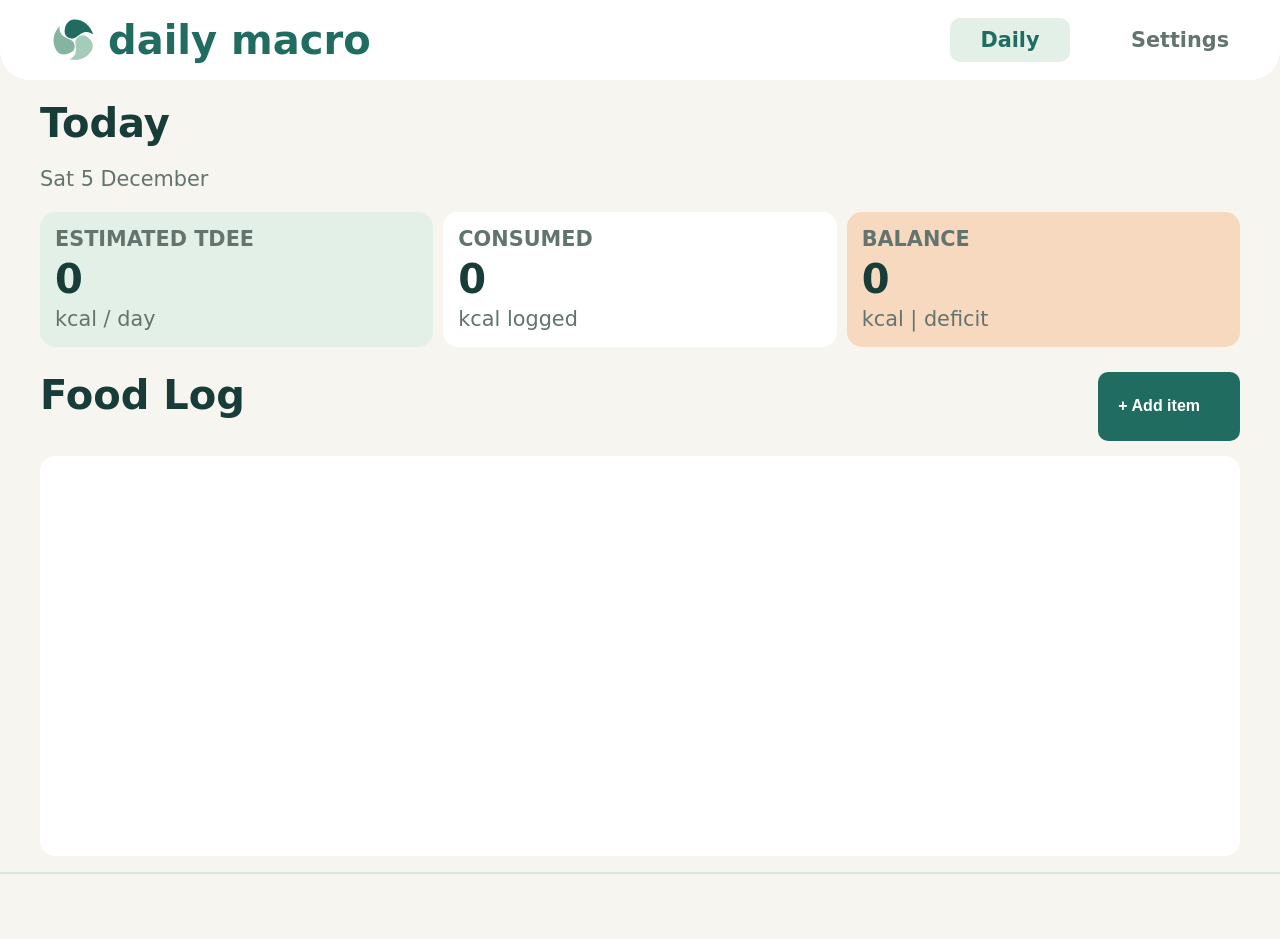
<file: src/pages/index.html>
<!DOCTYPE html>
<html lang="en">
<head>
    <meta charset="UTF-8">
    <meta name="viewport" content="width=device-width, initial-scale=1.0">
    <title>Home Page Cal Tracker</title>
    <link rel="stylesheet" href="../assets/global-css/global.css" />
    <link rel="stylesheet" href="./css/home.css" />

    <link rel="manifest" href="../manifest.json" />
    <link rel="icon" type="image/png" sizes="32x32" href="../assets/icons/daily-macro-abstract.svg" />
    <link rel="apple-touch-icon" sizes="180x180" href="../assets/icons/daily-macro-abstract.svg" />
</head>
<body>
    <nav class="desktop-nav">
        <a id="logo-and-text" href="index.html">
            <img id="daily-macro-logo-desktop" src="../assets/icons/daily-macro-abstract.svg" />
            <h1>daily macro</h1>
        </a>
        
        <div class="link-holder">
            <a href="index.html" class="active">Daily</a>
            <a href="settings.html">Settings</a>
        </div>
    </nav>
    <main>
        <h1 class="mobile-header">daily macro</h1>
        <img id="daily-macro-logo" src="../assets/icons/daily-macro-abstract.svg" />
        <h2>Today</h2>
        <p id="today-date">Mon, 21 September</p>

        <div id="cal-stats">
            <div id="tdee-stat" class="cal-card">
                <p class="title">ESTIMATED TDEE</p>
                <h3 class="pair"><span id="estimated-tdee">2,400</span></h3><p class="kcal">kcal / day</p>
            </div>
            <div id="consumed-stat" class="cal-card">
                <p class="title">CONSUMED</p>
                <h3 id="consumed-cal">0</h3>
                <p>kcal logged</p>
            </div>
            <div id="balance-stat" class="cal-card">
                <p class="title">BALANCE</p>
                <h3 id="balance-cal">0</h3>
                <p>kcal | <span id="sur-or-def-text">deficit</span></p>
            </div>
        </div>

        <div id="food-log-container">
            <h3 id="food-log-text">Food Log</h3>

            <button id="add-item-btn">&plus; Add item</button>
            <ul id="food-log">
    
            </ul>
        </div>
    </main>
    <nav class="mobile-nav">
        <a href="index.html" class="active">Daily</a>
        <a href="settings.html">Settings</a>
    </nav>

    <script src="js/home.js" ></script>
</body>
</html>
</file>
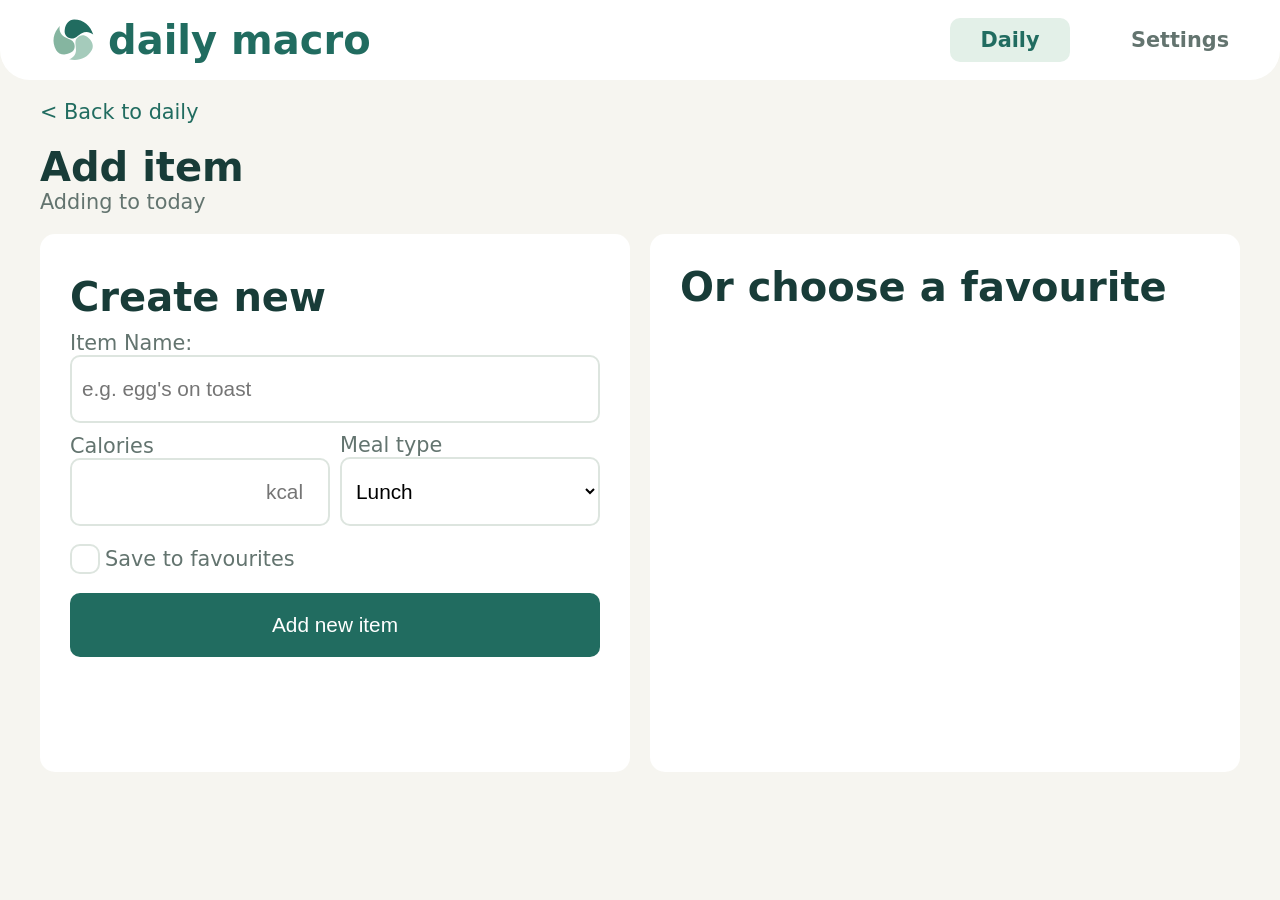
<file: src/pages/new-item.html>
<!DOCTYPE html>
<html lang="en">
<head>
    <meta charset="UTF-8">
    <meta name="viewport" content="width=device-width, initial-scale=1.0">
    <title>Home Page Cal Tracker</title>
    <link rel="stylesheet" href="../assets/global-css/global.css" />
    <link rel="stylesheet" href="./css/new-item.css" />

    <link rel="manifest" href="../manifest.json" />
    <link rel="icon" type="image/png" sizes="32x32" href="../assets/icons/daily-macro-abstract.svg" />
    <link rel="apple-touch-icon" sizes="180x180" href="../assets/icons/daily-macro-abstract.svg" />
</head>
<body>
    <nav class="desktop-nav">
        <a id="logo-and-text" href="index.html">
            <img id="daily-macro-logo-desktop" src="../assets/icons/daily-macro-abstract.svg" />
            <h1>daily macro</h1>
        </a>

        <div class="link-holder">
            <a href="index.html" class="active">Daily</a>
            <a href="settings.html">Settings</a>
        </div>
    </nav>
    <main>
        <h1 class="mobile-header">daily macro</h1>
        <img id="daily-macro-logo" src="../assets/icons/daily-macro-abstract.svg" />

        <a href="index.html" class="back-link">&lt; Back to daily</a>
        <!-- <h2 class="header">Add item</h2>
        <p class="today-text">Adding to today</p> -->

        <div id="today-desktop">
            <h2>Add item</h2>
            <p>Adding to today</p>
        </div>
        
        <div id="form-choose-fav">
            <div class="container">
                <h2 class="header">Create new</h2>
                <div class="error-box">
                    <img src="../assets/icons/error-icon.svg" />
                    <div class="error-message-container">
                        <h3 class="error-count">Please check <span>2</span> fields</h3>
                    </div>
                </div>
                <form id="create-item-form">
                    <div class="form-input long-input">
                        <label for="item-name-input">Item Name:</label>
                        <input id="item-name-input" type="text" placeholder="e.g. egg's on toast" aria-describedby="name-error" />
                        <p id="name-error" class="error-text" hidden>Enter an item name</p>
                    </div>
                    
                    <div class="form-input" >
                        <label for="item-cal-input">Calories</label>
                        <input id="item-cal-input" type="number" min="1" max="10000" step="100" placeholder="kcal" aria-describedby="cal-error" />
                        <p id="cal-error" class="error-text" hidden>Enter a calorie amount</p>
                    </div>

                    <div class="form-input">
                        <label for="item-type-input">Meal type</label>
                        <select id="item-type-input">
                            <option value="breakfast">Breakfast</option>
                            <option value="brunch">Brunch</option>
                            <option value="lunch" selected>Lunch</option>
                            <option value="dinner">Dinner</option>
                            <option value="snack">Snack</option>
                        </select>
                    </div>

                    <div class="save-to-fav-btn-container long-input beside">
                        <input id="save-to-fav-btn" type="checkbox" />
                        <label for="save-to-fav-btn">Save to favourites</label>
                    </div>

                    <button id="add-item-btn" type="button" class="long-input">Add new item</button>
                </form>
            </div>
            
            <div class="container">
                <h2>Or choose a favourite</h2>
                <ul id="favourites-list">
                    
                </ul>
            </div>
        </div>
    </main>
    <nav class="mobile-nav">
        <a href="index.html" class="active">Daily</a>
        <a href="settings.html">Settings</a>
    </nav>
    <script src="js/new-item.js"></script>
</body>
</html>
</file>
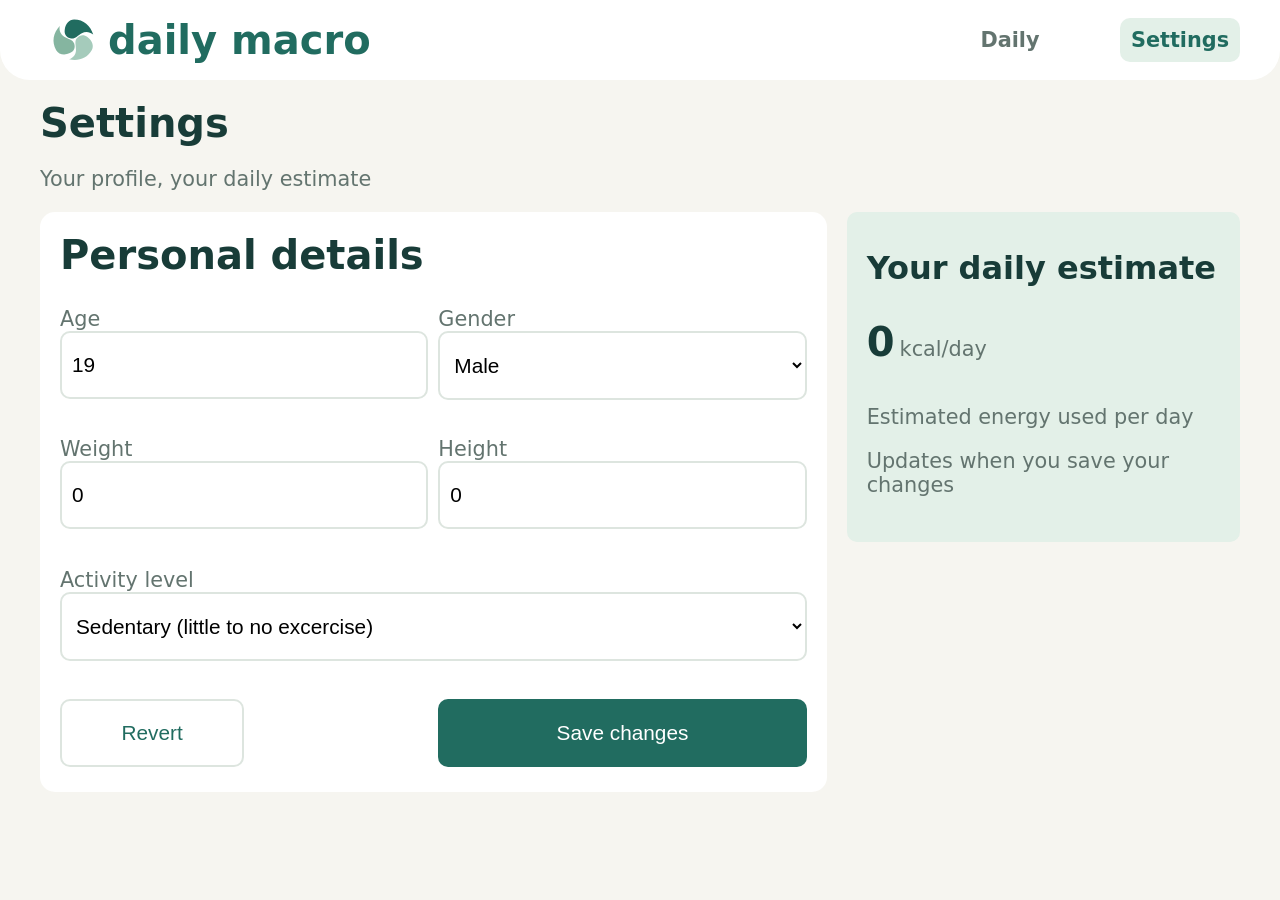
<file: src/pages/settings.html>
<!DOCTYPE html>
<html lang="en">
<head>
    <meta charset="UTF-8">
    <meta name="viewport" content="width=device-width, initial-scale=1.0">
    <title>Home Page Cal Tracker</title>
    <link rel="stylesheet" href="../assets/global-css/global.css" />
    <link rel="stylesheet" href="./css/settings.css" />

    <link rel="manifest" href="../manifest.json" />
    <link rel="icon" type="image/png" sizes="32x32" href="../assets/icons/daily-macro-abstract.svg" />
    <link rel="apple-touch-icon" sizes="180x180" href="../assets/icons/daily-macro-abstract-icon-180.png" />
</head>
<body>
    <nav class="desktop-nav">
        <a id="logo-and-text" href="index.html">
            <img id="daily-macro-logo-desktop" src="../assets/icons/daily-macro-abstract.svg" />
            <h1>daily macro</h1>
        </a>

        <div class="link-holder">
            <a href="index.html">Daily</a>
            <a href="settings.html" class="active">Settings</a>
        </div>
    </nav>
    <main>
        <h1 class="mobile-header">daily macro</h1>
        <img id="daily-macro-logo" src="../assets/icons/daily-macro-abstract.svg" />

        <h2>Settings</h2>
        <p>Your profile, your daily estimate</p>

        <div id="settings-est-card">
            <div id="settings-container">
                <h2 id="personal-details">Personal details</h2>
                <div class="setting">
                    <label for="age-input">Age</label>
                    <input id="age-input" type="number" placeholder="years" />
                </div>
                <div class="setting">
                    <label for="gender-dropdown">Gender</label>
                    <select id="gender-dropdown">
                        <option value="male" selected >Male</option>
                        <option value="female" >Female</option>
                    </select>
                </div>
                <div class="setting">
                    <label for="weight-input">Weight</label>
                    <input id="weight-input" type="number" placeholder="kg" />
                </div>
                <div class="setting">
                    <label for="height-input">Height</label>
                    <input id="height-input" type="number" placeholder="cm" />
                </div>
                <div id="activity-level" class="setting">
                    <label for="activity-level-dropdown">Activity level</label>
                    <select id="activity-level-dropdown">
                        <option value="sedentary" selected >Sedentary (little to no excercise)</option>
                        <option value="lightly-active" >Lightly Active (1-3 days per week)</option>
                        <option value="moderately-active" >Moderately-active Active (3-5 days per week)</option>
                        <option value="very-active" >Very Active (6-7 days per week)</option>
                        <option value="extra-active" >Extra Active (very hard training)</option>
                    </select>
                </div>

                <button class="revert-btn desktop">Revert</button>
                <button class="save-btn desktop">Save changes</button>
            </div>

            <article id="est-card">
                <p class="daily-est-text">Your daily estimate</p>
                <h2 class="pair"><span id="tdee-estimate">2,400</span> <span>kcal/day</span></h2>
                <p class="desktop-est-energy-text">Estimated energy used per day</p>
                <p>Updates when you save your changes</p>
            </article>

            <button class="save-btn">Save changes</button>
            <button class="revert-btn">Revert</button>
        </div>
    </main>
    <nav class="mobile-nav">
        <a href="index.html">Daily</a>
        <a href="settings.html" class="active">Settings</a>
    </nav>
    <script src="js/settings.js"></script>
</body>
</html>
</file>
<file: src/assets/global-css/global.css>
@import url("./colour.css");

:root {
/* Font */
    --font-family: "DejaVu Sans", Arial, sans-serif;

/* font weights */
    --font-normal-weight: 400;
    --font-heading-weight: 700;

/*  */
    --font-normal-size: 1rem;
    --font-heading-size: 2rem;
    --font-normal-size-desktop: 1.3rem;
    --font-heading-size-desktop: 2.5rem;

    --font-log-heading: 1.3rem;
    --font-log-heading-desktop: 1.4rem;
    --font-log-normal: 0.8rem;
    --font-log-normal-desktop: 1.1rem;
}

body {
    background-color: var(--color-background);
    font-family: var(--font-family);
    font-weight: var(--font-normal-weight);
    margin: 0;
}

main {
    margin-bottom: 65px;
    padding: 0 20px;
}

.desktop-nav {
    display: none;
}

#daily-macro-logo {
    position: absolute;
    top: 10px;
    right: 20px;
}

#daily-macro-logo-desktop {
    display: none;
}

h1, h2, h3 {
    font-weight: var(--font-heading-weight);
    margin: 0;
    color: var(--color-text-primary);
}

h1 {
    font-size: var(--font-normal-size);
    margin: 15px 0;
    color: var(--color-title);
}

h2 {
    font-size: var(--font-heading-size);
}

h3 {
    font-size: var(--font-heading-size);
}

p, a, label {
    color: var(--color-text-secondary);
    font-weight: 400;
    font-size: var(--font-log-normal-size);
}

a {
    text-decoration: none;
    color: inherit;
}

ul {
    background-color: var(--color-surface);
    border: 2px solid var(--color-border);
    border-radius: 10px;
}

/* Inputs */
input, select {
    background-color: var(--color-surface);
    border: 2px solid var(--color-border);
    border-radius: 10px;

    padding: 15px 10px;
    font-size: min(16px);
}
input[type="checkbox"] {
    position: relative;
    appearance: none;
    width: 30px;
    height: 30px;

    padding: 0;
    margin: 0;
    margin-right: 5px;
}
input[type="checkbox"]:checked {
    background-color: var(--color-primary);
}
input[type="checkbox"]:checked:before {
    position: absolute;
    top: 0;
    left: 0;

    transform: translate(35%, 0);
    content: "✓";
    color: var(--color-text-on-primary);
}
button {
    background-color: var(--color-primary);
    color: var(--color-text-on-primary);
    border-radius: 10px;
    border: none;
    cursor: pointer;
}

.mobile-header {
    font-size: 1.5rem;
}

/* Nav bar */
.mobile-nav {
    position: fixed;
    bottom: 0;
    left: 0;

    display: flex;
    flex-direction: row;
    justify-content: space-around;

    padding: 10px;
    padding-bottom: 20px;

    width: calc(100% - 20px);
    background-color: var(--color-surface);
    border-radius: 10px;
}

.mobile-nav a, .desktop-nav a {
    width: 100px;
    padding: 10px;

    color: var(--color-text-secondary);
    text-align: center;
    font-weight: 700;

    border-radius: 10px;
}

.mobile-nav a.active, .desktop-nav a.active {
    background-color: var(--color-primary-soft);
    color: var(--color-primary);
}

.desktop-nav {
    flex-direction: row;
    justify-content: space-between;
    align-items: center;
    position: fixed;
    box-sizing: border-box;
    top: 0;
    left: 0;

    width: 100%;
    height: 80px;
    padding: 0 40px;

    background-color: var(--color-surface);
    border-radius: 0 0 30px 30px;
}

.desktop-nav .link-holder {
    display: flex;
    gap: 50px;
}

.desktop-nav .link-holder a {
    transition: transform 0.3s ease;
}
.desktop-nav .link-holder a:hover {
    transform: scale(1.1);
}

.pair {
    font-weight: var(--font-normal-weight);
    font-size: var(--font-normal-size);
    color: var(--color-text-secondary);
}

.pair #estimated-tdee, .pair #tdee-estimate {
    font-weight: var(--font-heading-weight);
    font-size: var(--font-heading-size);
    color: var(--color-text-primary);
}

@media (min-width: 768px) {
    main {
        padding: 0 40px;
        margin-top: 100px;
    }

    #daily-macro-logo {
        display: none;
    }
    #daily-macro-logo-desktop {
        display: block;
    }

    #logo-and-text {
        display: flex;
        flex-direction: row;

        width: fit-content;
        cursor: pointer;
    }
    #logo-and-text img {
        margin-right: 10px;
    }

    h1, h2, h3 {
        font-size: var(--font-heading-size-desktop);
    }

    .pair #estimated-tdee, .pair #tdee-estimate {
        font-size: var(--font-heading-size-desktop);
    }

    p, a, label, span, button {
        font-size: var(--font-normal-size-desktop);
    }

    /* Inputs */
    input, select {
        padding: 20px 10px;
        font-size: var(--font-normal-size-desktop);
    }

    .mobile-nav {
        display: none;
    }
    .mobile-header {
        display: none;
    }

    .desktop-nav {
        display: flex;
    }
    
}
</file>
<file: src/pages/css/home.css>
main {
    border-bottom: 2px solid var(--color-border);
}

#cal-stats {
    display: grid;
    grid-template-columns: 1fr 1fr;
    grid-template-rows: 1fr 1fr;
    gap: 5px;
}

#tdee-stat {
    grid-column: span 2;
    background-color: var(--color-tdee-background);
}

.kcal {
    margin-left: 2rem;
    font-size: var(--font-normal-size);
}

p.title {
    font-weight: 700;
}

#consumed-stat {
    background-color: var(--color-consumed-background);
}

#balance-stat {
    background-color: var(--color-balance-background);
}

.cal-card {
    display: flex;
    flex-direction: column;
    justify-content: space-around;
    background-color: white;
    border-radius: 15px;

    padding: 15px;
    gap: 5px;
}

.cal-card p {
    /* font-weight: var(--font-normal-weight); */
    margin: 0;
}

#food-log-text { 
    margin: 10px 0;
    margin-top: 15px;
}

#food-log {
    list-style: none;
    padding: 10px;
    height: 30vh;
    overflow-y: auto;

    margin-top: 5px;
}

#food-log h2 {
    font-size: var(--font-log-heading-size);
}

#food-log p {
    font-size: var(--font-log-normal-size);
    margin: 0;
    margin-top: 3px;
}

#food-log li {
    display: flex;
    margin-bottom: 5px;
    font-size: 18px;
}

#food-log .item-name-content {
    display: flex;
    flex-direction: column;

    width: 40%;

    overflow-x: auto;
    white-space: nowrap;
    margin-right: 5px;
}

#food-log li::before {
    display: flex;
    flex-direction: row;
    align-items: center;
    justify-content: center;
    content: var(--letter, "L");

    margin-right: 10px;

    width: 40px;
    height: 40px;
    font-weight: var(--font-heading-weight);

    border-radius: 5px;
    background-color: var(--color-tdee-background);
    color: var(--color-title);
}

.item-cals {
    margin-right: auto;
}

.item-favouriting, 
.item-delete {
    display: flex;
    align-items: center;
    justify-content: center;
    width: 40px;

    background-color: inherit;
    border: none;

    transition: transform 0.3s ease;
}

.item-favouriting:hover,
.item-delete:hover {
    transform: scale(1.1);
}

.item-delete:hover {
    fill: var(--color-red-hover);
}

.filled {
    display: none;
}
.filled.show {
    display: unset;
}
.hollow {
    display: none;
}
.hollow.show {
    display: unset;
}

#add-item-btn {
    width: 100%;
    padding: 10px 15px;

    background-color: var(--color-primary);
    color: var(--color-text-on-primary);
}

#add-item-btn:hover {
    background-color: var(--color-primary-hover);
}

@media (min-width: 768px) {
    #cal-stats {
        grid-template-columns: repeat(3, 1fr);
        grid-template-rows: 1fr;
        height: 15vh;
        gap: 10px;
    }

    #tdee-stat {
        grid-column: span 1;
    }

    #estimated-tdee {
        display: block;
    }

    .kcal {
        margin-left: 0;
        font-size: var(--font-normal-size-desktop);
    }

    #food-log-container {
        display: grid;
        grid-template-columns: repeat(2, 1fr);
        grid-template-rows: 1fr 5fr;
        row-gap: 10px;

        margin-top: 10px;
    }

    #food-log {
        border: none;
        border-radius: 15px;
        grid-column: span 2;
        height: 40vh;
        padding: 20px;
    }

    #food-log .food-item {
        border-bottom: 1px solid var(--color-border);
        padding-bottom: 5px;
    }

    #add-item-btn {
        width: fit-content;
        padding: 20px 40px 20px 20px;
        margin-left: auto;
        margin-top: 15px;
        font-size: 1rem;
        font-weight: 700;
    }

    #food-log .item-name-content {
        width: 65%;
    }

    .item-favouriting {
        margin-right: 20px;
    }
}
</file>
<file: src/pages/css/new-item.css>
.back-link {
    display: inline-block;
    color: var(--color-title);
}

#today-desktop {
    display: none;
}

.header {
    margin: 10px 0;
}

#favourites-list {
    padding: 10px;
    height: 40vh;
    overflow-y: auto;
}

#favourites-list h2 {
    font-size: var(--font-log-heading);
    font-weight: 600;
    margin-bottom: 5px;
}

#favourites-list p {
    margin: 0;
}

#favourites-list p span {
    font-size: var(--font-log-normal);
    margin: 0;
    margin-top: 3px;
}

#favourites-list li {
    display: flex;
    align-items: center;
    margin-bottom: 5px;
    font-size: 18px;
}

#favourites-list .item-name-content {
    display: flex;
    flex-direction: column;

    width: 55%;
    overflow: hidden;
    white-space: nowrap;
    margin-right: 5px;
}

#favourites-list li::before {
    content: "";
    width: 32px;
    height: 32px;
    flex-shrink: 0;

    margin-right: 20px;

    background-image: url("../../assets/icons/filled-star-icon.svg");
    background-size: contain;
    background-position: center;
    background-repeat: no-repeat;
}

#favourites-list li::before:hover {
    transform: scale(1.1);
}

.text-container {
    display: inline-block;
    margin-right: auto;
}

.add-to-log-btn {
    border-radius: 5px;

    padding: 5px 15px;
}

#create-item-form {
    display: grid;
    grid-template-columns: repeat(2, minmax(0, 1fr));
    grid-template-rows: 1fr 1fr .5fr .5fr;

    margin-bottom: 30px;
    column-gap: 10px;
    row-gap: 10px;
}

#create-item-form .form-input {
    display: flex;
    flex-direction: column;
    justify-content: center;
}

.long-input {
    grid-column: span 2;
}

#item-cal-input::placeholder {
    text-align: right;
}

.save-to-fav-btn-container {
    display: flex;
    align-items: center;
}

#add-item-btn {
    padding: 15px 10px;
}

.del-fav-btn {
    background-color: inherit;
    margin-left: 10px;
}

.del-fav-btn:hover {
    fill: var(--color-red-hover);
}

.today-text {
    margin: 0;
}

#form-choose-fav .add-to-log-btn:hover {
    background-color: var(--color-primary-hover);
}

.error-box {
    display: none;
    grid-template-columns: .2fr .8fr;

    padding: 10px;
    margin-bottom: 10px;

    background-color: var(--color-error-bg);
    border: 2px solid var(--color-error-border);
    color: var(--color-error-text);
    border-radius: 15px;
    width: calc(100% - 20px);
    grid-column: span 2;
}

.error-box img {
    margin: auto;
}

.error-box h3 {
    font-size: var(--font-normal-size);
    color: inherit;
    margin-bottom: 10px;
}
.error-box p {
    font-size: var(--font-normal-size);
    color: inherit;
    margin: 0;
}

.error-text {
    color: var(--color-error-text);
    font-size: var(--font-log-normal);
    margin: 0;
}

input.error {
    border-color: var(--color-error-border);
}

@media (min-width: 768px) {
    #today-desktop {
        display: flex;
        flex-direction: column;
        margin: 20px 0;
    }

    #today-desktop p {
        margin: 0;
    }

    #add-item-btn {
        font-size: var(--font-normal-size-desktop);
        padding: 20px 10px;
    }

    .add-to-log-btn {
        padding: 10px 20px;
        height: 100%;
    }

    #favourites-list {
        padding: 20px;
        background-color: inherit;
        border: none;
    }

    #favourites-list li {
        border-bottom: 1px solid var(--color-border);
        padding-bottom: 10px;
    }

    #favourites-list h2 {
        font-size: var(--font-log-heading-desktop);
    }

    #favourites-list p span {
        font-size: var(--font-log-normal-desktop);
    }

    #form-choose-fav {
        display: grid;
        grid-template-columns: repeat(2, 1fr);
        gap: 20px;
        margin-top: 10px;
    }

    .container {
        background-color: var(--color-surface);
        border-radius: 15px;
        padding: 30px;
    }

    .error-box {
        grid-template-columns: .15fr .85fr;
    }

    .error-box h3 {
        font-size: var(--font-normal-size-desktop);
    }

    .error-box img {
        margin: 0 auto;
        margin-bottom: auto;
    }
}
</file>
<file: src/pages/css/settings.css>
#settings-container {
    display: grid;
    grid-template-columns: repeat(2, minmax(0, 1fr));
    grid-template-rows: repeat(3, 1fr);
    row-gap: 20px;
    column-gap: 10px;
    margin-bottom: 20px;
}

#activity-level {
    grid-column: span 2;
}

.setting {
    display: flex;
    flex-direction: column;
}

.setting input::placeholder {
    text-align: right;
}

#est-card {
    background-color: var(--color-tdee-background);
    padding: 5px 20px;
    border-radius: 10px;
    margin-bottom: 20px; 
}

.save-btn, .revert-btn {
    border: none;
    padding: 10px 5px;
    width: 100%;
    margin-bottom: 5px;
}

.save-btn.desktop, .revert-btn.desktop {
    display: none;
}

.revert-btn {
    color: var(--color-primary);
    background-color: inherit;
}

.save-btn:hover {
    background-color: var(--color-primary-hover);
}

.revert-btn:hover {
    background-color: var(--color-light-hover);
}

#personal-details {
    display: none;
}

.desktop-est-energy-text {
    display: none;
}

@media (min-width: 768px) {
    #settings-est-card {
        display: grid;
        grid-template-columns: 2fr 1fr;
        gap: 20px;
    }

    #personal-details {
        display: block;
        grid-column: span 2;
    }

    #settings-container {
        grid-template-rows: .5fr 1fr 1fr 1fr;
        background-color: var(--color-surface);
        border-radius: 15px;
        height: 60vh;
        padding: 20px;
    }

    #est-card {
        margin-bottom: 30vh;
    }

    #est-card .daily-est-text {
        font-size: var(--font-heading-size);
        font-weight: 700;
        color: var(--color-text-primary);
    }

    .desktop-est-energy-text {
        margin-top: 40px;
        display: block;
    }

    .save-btn, .revert-btn {
        display: none;
    }

    .save-btn.desktop, .revert-btn.desktop {
        display: block;
        padding: 20px 10px;
        font-size: var(--font-normal-size-desktop);
    }
    
    .revert-btn {
        border: 2px solid var(--color-border);
        width: 50%;
    }
}
</file>
